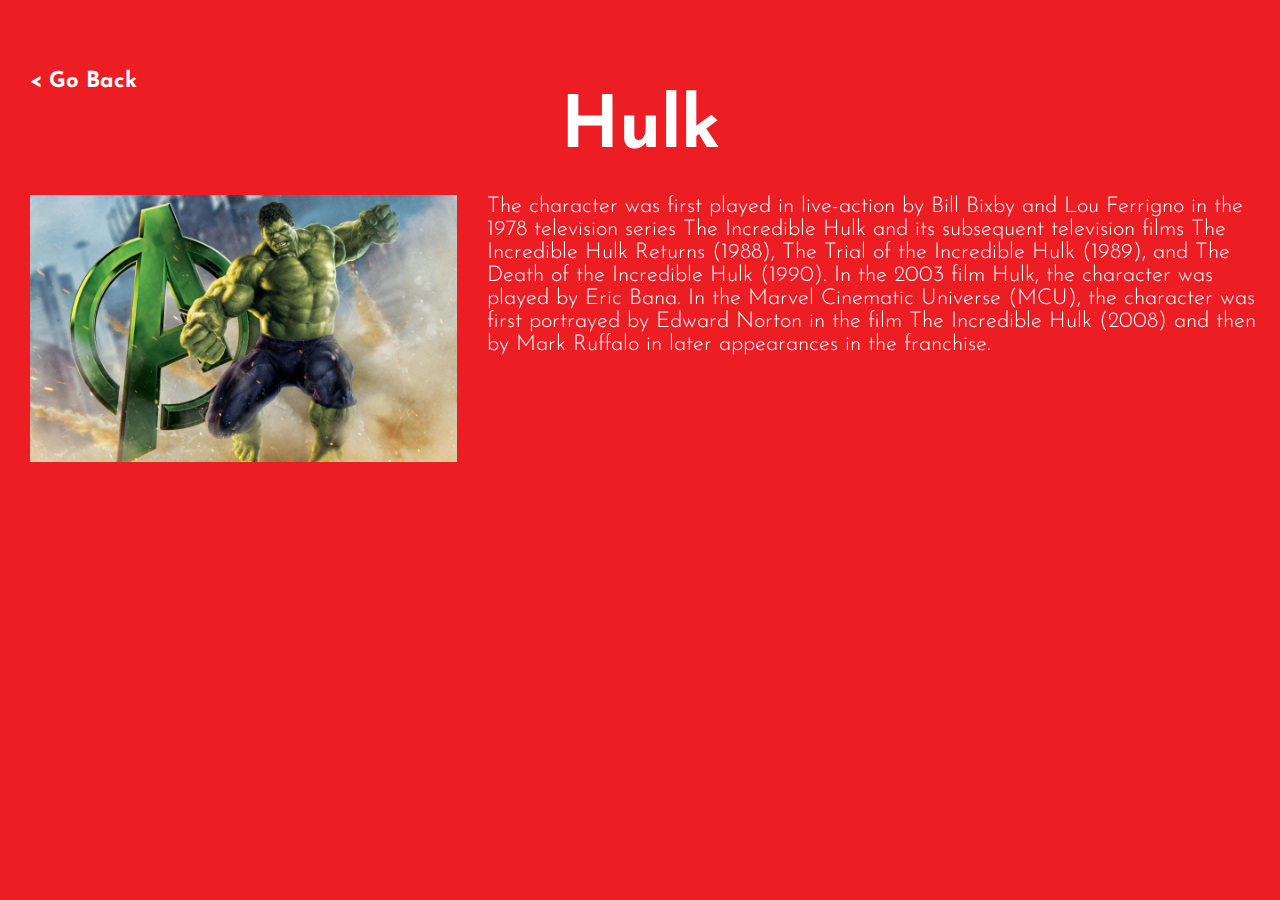
<file: hulk.html>
<html>

<head>
    <link rel="icon" type="image/x-icon" href="images/favicon.png">
    <title>Hulk</title>
    <link href="https://unpkg.com/aos@2.3.1/dist/aos.css" rel="stylesheet">
    <meta name="viewport" content="width=device-width, initial-scale=1.0">
    <link rel="stylesheet" href="css/main.css">
</head>

<body>
    <section class="hero-section">
        <a data-aos="fade-up" href="index.html">&lt; Go Back</a>
        <h1 data-aos="fade-up" class="section-title">Hulk</h1>
        <div class="character-row">
            <div class="character-img-wrapper">
                <img data-aos="fade-up" class="character-img" src="images/hulk.jpg" alt="hulk">
            </div>
            <div data-aos="fade-up" class="character-content">
                <p data-aos="fade-up">The character was first played in live-action by Bill Bixby and Lou Ferrigno in
                    the 1978 television
                    series The Incredible Hulk and its subsequent television films The Incredible Hulk Returns (1988),
                    The Trial of the Incredible Hulk (1989), and The Death of the Incredible Hulk (1990). In the 2003
                    film Hulk, the character was played by Eric Bana. In the Marvel Cinematic Universe (MCU), the
                    character was first portrayed by Edward Norton in the film The Incredible Hulk (2008) and then by
                    Mark Ruffalo in later appearances in the franchise.</p>
            </div>
        </div>
    </section>
</body>
<script src="https://unpkg.com/aos@2.3.1/dist/aos.js"></script>
<script>
    AOS.init();
</script>

</html>
</file>
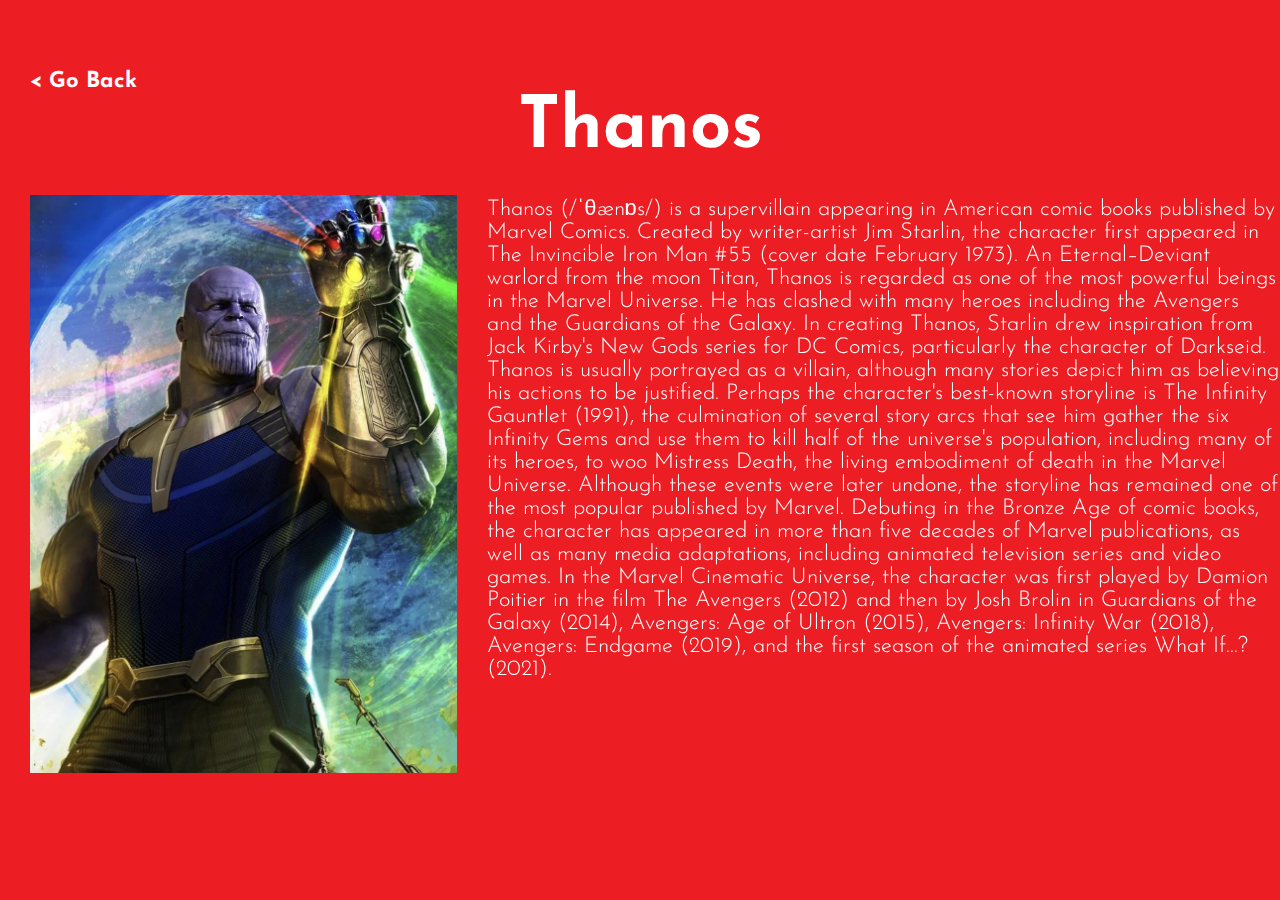
<file: Thanos.html>
<html>

<head>
    <link rel="icon" type="image/x-icon" href="images/favicon.png">
    <title>Thanos</title>
    <link href="https://unpkg.com/aos@2.3.1/dist/aos.css" rel="stylesheet">
    <meta name="viewport" content="width=device-width, initial-scale=1.0">
    <link rel="stylesheet" href="css/main.css">
</head>

<link href="https://unpkg.com/aos@2.3.1/dist/aos.css" rel="stylesheet">

<body>
    <section class="hero-section">
        <a data-aos="fade-up" href="index.html">&lt; Go Back</a>
        <h1 data-aos="fade-up" class="section-title">Thanos</h1>
        <div class="character-row">
            <div class="character-img-wrapper">
                <img data-aos="fade-up" class="character-img" src="images/Thanos_.webp" alt="Thanos">
            </div>
            <div class="character-content">
                <p data-aos="fade-up" style="">Thanos (/ˈθænɒs/) is a supervillain appearing in American comic books
                    published by
                    Marvel Comics.
                    Created by writer-artist Jim Starlin, the character first appeared in The Invincible Iron Man #55
                    (cover date February 1973). An Eternal–Deviant warlord from the moon Titan, Thanos is regarded as
                    one of the most powerful beings in the Marvel Universe. He has clashed with many heroes including
                    the Avengers and the Guardians of the Galaxy.

                    In creating Thanos, Starlin drew inspiration from Jack Kirby's New Gods series for DC Comics,
                    particularly the character of Darkseid. Thanos is usually portrayed as a villain, although many
                    stories depict him as believing his actions to be justified. Perhaps the character's best-known
                    storyline is The Infinity Gauntlet (1991), the culmination of several story arcs that see him gather
                    the six Infinity Gems and use them to kill half of the universe's population, including many of its
                    heroes, to woo Mistress Death, the living embodiment of death in the Marvel Universe. Although these
                    events were later undone, the storyline has remained one of the most popular published by Marvel.

                    Debuting in the Bronze Age of comic books, the character has appeared in more than five decades of
                    Marvel publications, as well as many media adaptations, including animated television series and
                    video games.

                    In the Marvel Cinematic Universe, the character was first played by Damion Poitier in the film The
                    Avengers (2012) and then by Josh Brolin in Guardians of the Galaxy (2014), Avengers: Age of Ultron
                    (2015), Avengers: Infinity War (2018), Avengers: Endgame (2019), and the first season of the
                    animated series What If...? (2021).</p>
            </div>
        </div>
    </section>
</body>
<script src="https://unpkg.com/aos@2.3.1/dist/aos.js"></script>
<script>
    AOS.init();
</script>


</html>
</file>
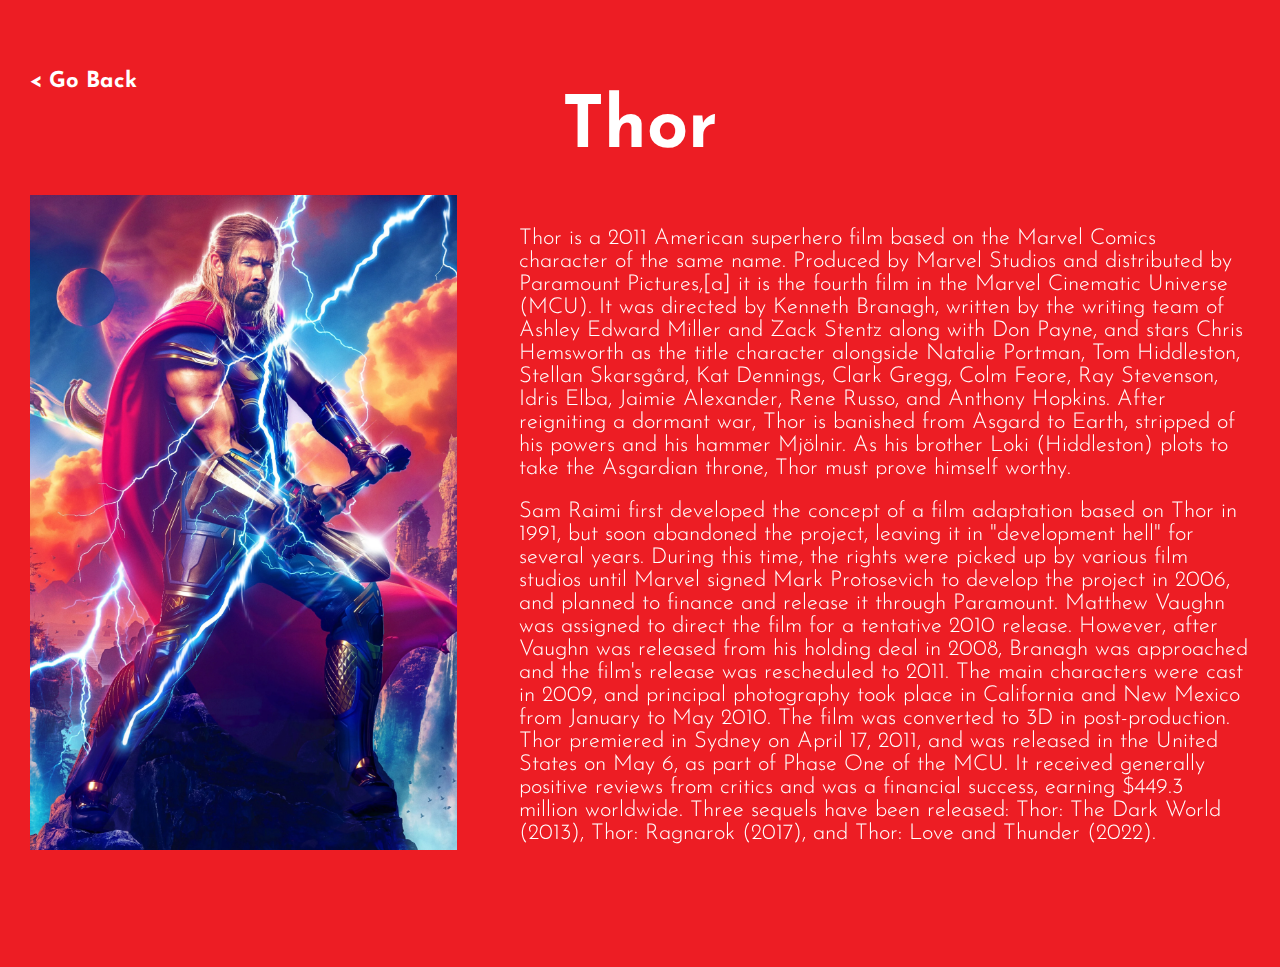
<file: Thor.html>
<html>

<head>
    <link rel="icon" type="image/x-icon" href="images/favicon.png">
    <title>Thor</title>
    <link href="https://unpkg.com/aos@2.3.1/dist/aos.css" rel="stylesheet">
    <meta name="viewport" content="width=device-width, initial-scale=1.0">
    <link rel="stylesheet" href="css/main.css">
</head>

<link href="https://unpkg.com/aos@2.3.1/dist/aos.css" rel="stylesheet">


<body>

    <section class="hero-section">
        <a data-aos="fade-up" href="index.html">&lt; Go Back</a>
        <h1 data-aos="fade-up" class="section-title">Thor</h1>
        <div class="character-row">
            <div class="character-img-wrapper">
                <img data-aos="fade-up" class="character-img" src="images/Thor_in_LoveAndThunder_Poster.webp"
                    alt="Thor">
            </div>
            <div class="character-content" style="margin: 2rem;">
                <p data-aos="fade-up">Thor is a 2011 American superhero film based on the Marvel Comics character of the
                    same name.
                    Produced by Marvel Studios and distributed by Paramount Pictures,[a] it is the fourth film in the
                    Marvel Cinematic Universe (MCU). It was directed by Kenneth Branagh, written by the writing team of
                    Ashley Edward Miller and Zack Stentz along with Don Payne, and stars Chris Hemsworth as the title
                    character alongside Natalie Portman, Tom Hiddleston, Stellan Skarsgård, Kat Dennings, Clark Gregg,
                    Colm Feore, Ray Stevenson, Idris Elba, Jaimie Alexander, Rene Russo, and Anthony Hopkins. After
                    reigniting a dormant war, Thor is banished from Asgard to Earth, stripped of his powers and his
                    hammer Mjölnir. As his brother Loki (Hiddleston) plots to take the Asgardian throne, Thor must prove
                    himself worthy.</p>
                <p data-aos="fade-up">Sam Raimi first developed the concept of a film adaptation based on Thor in 1991,
                    but soon abandoned
                    the project, leaving it in "development hell" for several years. During this time, the rights were
                    picked up by various film studios until Marvel signed Mark Protosevich to develop the project in
                    2006, and planned to finance and release it through Paramount. Matthew Vaughn was assigned to direct
                    the film for a tentative 2010 release. However, after Vaughn was released from his holding deal in
                    2008, Branagh was approached and the film's release was rescheduled to 2011. The main characters
                    were cast in 2009, and principal photography took place in California and New Mexico from January to
                    May 2010. The film was converted to 3D in post-production.

                    Thor premiered in Sydney on April 17, 2011, and was released in the United States on May 6, as part
                    of Phase One of the MCU. It received generally positive reviews from critics and was a financial
                    success, earning $449.3 million worldwide. Three sequels have been released: Thor: The Dark World
                    (2013), Thor: Ragnarok (2017), and Thor: Love and Thunder (2022).</p>
            </div>
        </div>
    </section>
</body>
<script src="https://unpkg.com/aos@2.3.1/dist/aos.js"></script>
<script>
    AOS.init();
</script>

</html>
</file>
<file: css/main.css>
@import url('https://fonts.googleapis.com/css2?family=Josefin+Sans:ital,wght@0,100..700;1,100..700&display=swap');

* {
    margin: 0;
    padding: 0;
    box-sizing: border-box;
}

img {
    max-width: 100%;
}

body {
    background: #ed1d24;
    font-family: "Josefin Sans", sans-serif;
    font-optical-sizing: auto;
    font-weight: 400;
    font-size: 22px;
    color: #fff;
    font-style: normal;
}

a {
    color: #fff;
    font-weight: bold;
    text-decoration: none;
    cursor: pointer;
}


p {
    margin-bottom: 20px;
}

.hero-section {
    padding: 70px 30px;
}

.section-title {
    font-weight: bold;
    font-size: 72px;
    text-align: center;
    color: #fff;
    margin-bottom: 30px;
}


.character-row {
    display: grid;
    grid-template-columns: 35% 65%;
    gap: 30px;
}


.character-img {
    width: 100%;
}

@media (max-width:767px) {
    .character-row {
        grid-template-columns: auto;
    }
}


@import url('https://fonts.googleapis.com/css2?family=Josefin+Sans:ital,wght@0,100..700;1,100..700&display=swap');

* {
    margin: 0;
    padding: 0;
    box-sizing: border-box;
}

img {
    max-width: 100%;
}

body {
    background: #ed1d24;
    font-family: "Josefin Sans", sans-serif;
    font-optical-sizing: auto;
    font-weight: 300;
    font-style: normal;
}


.hero-section {
    padding: 70px 30px;
}

.section-title {
    font-weight: bold;
    font-size: 72px;
    text-align: center;
    color: #fff;
    margin-bottom: 30px;
}

.avenger-row {
    display: grid;
    grid-template-columns: auto auto auto auto auto;
    gap: 30px;
}

.avenger-item {
    display: inline-block;
    background-color: red;
}

.avenger-img {
    height: 350px;
    width: 100%;
    object-fit: cover;
    object-position: top;
}

.avenger-name {
    background-color: #fff;
    display: block;
    padding: 10px;
    font-weight: bold;
    font-size: 20px;
    color: #000;
    text-align: center;

}


@media (max-width:767px) {
    .section-title {
        font-size: 42px;
    }

    .hero-section {
        padding: 30px 15px;
    }

    .avenger-img {
        height: 200px;
    }

    .avenger-row {
        gap: 10px;
        grid-template-columns: auto auto;
    }

}
</file>
